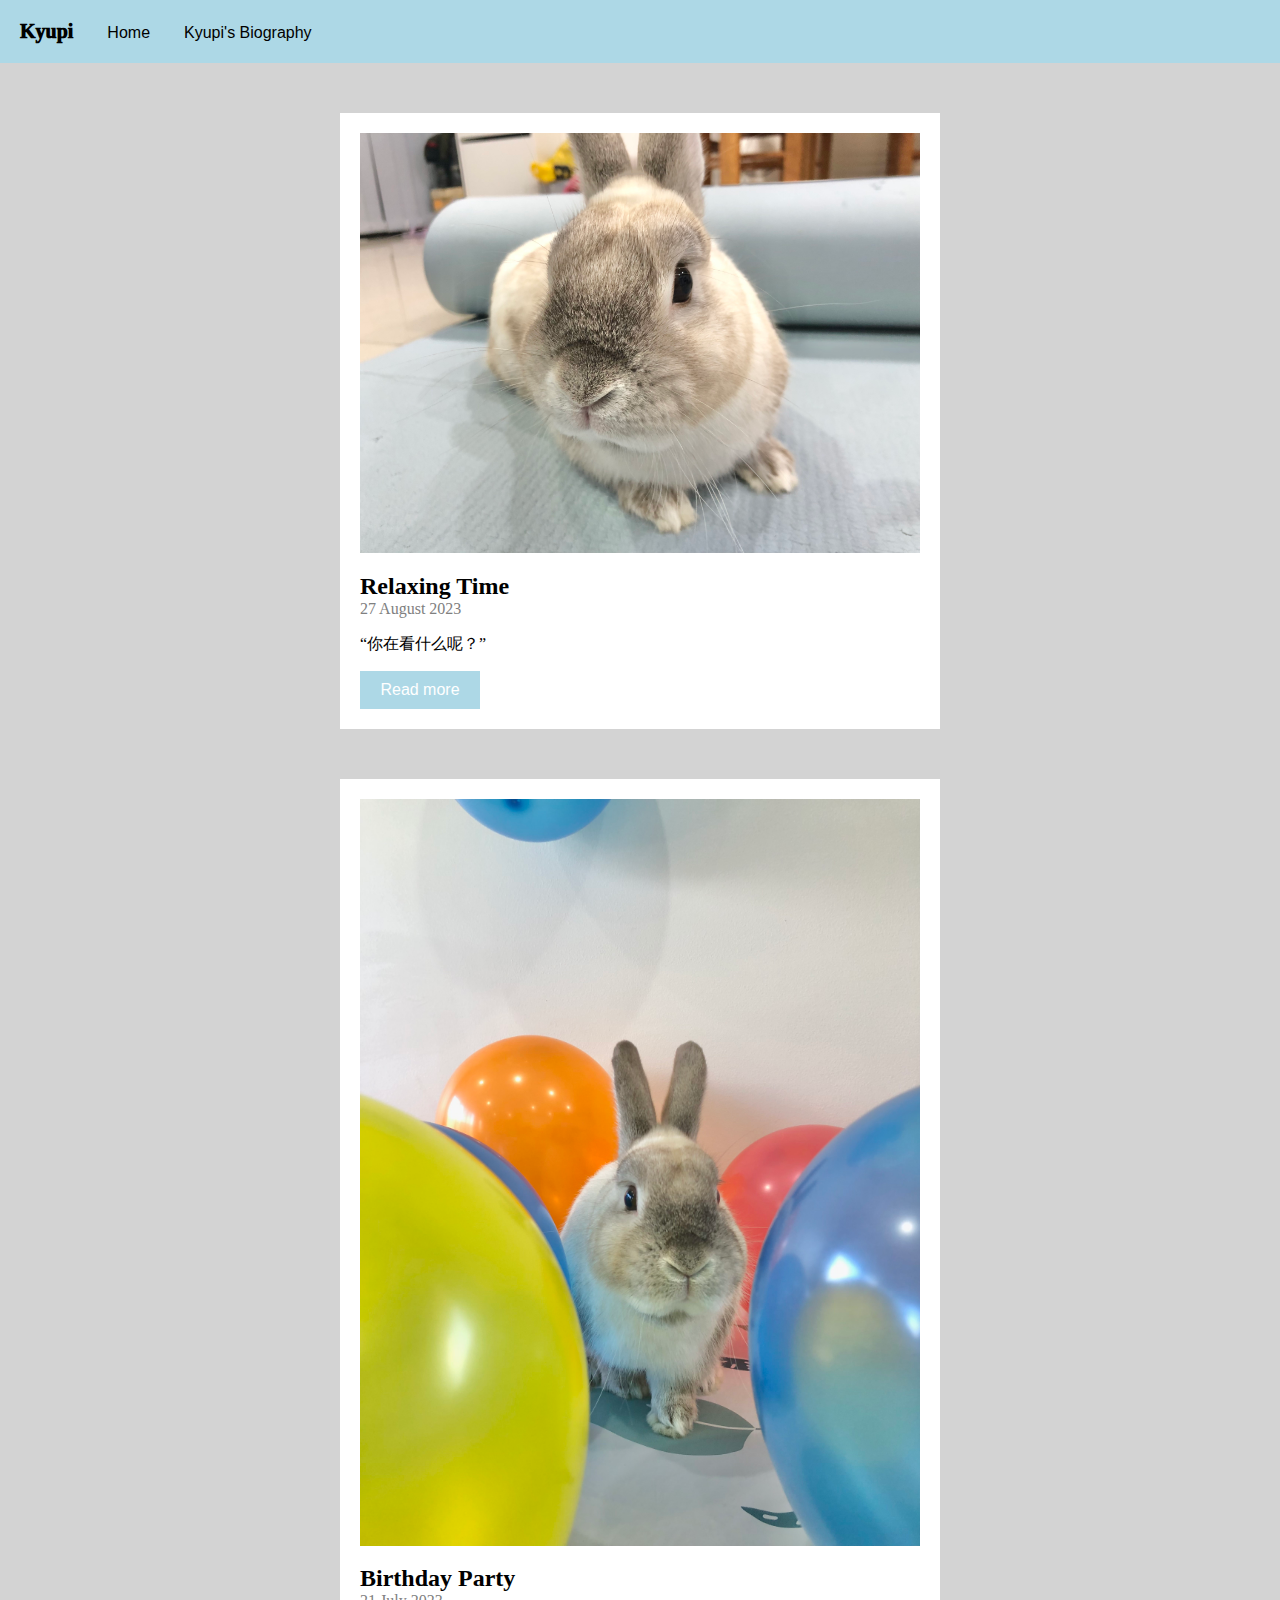
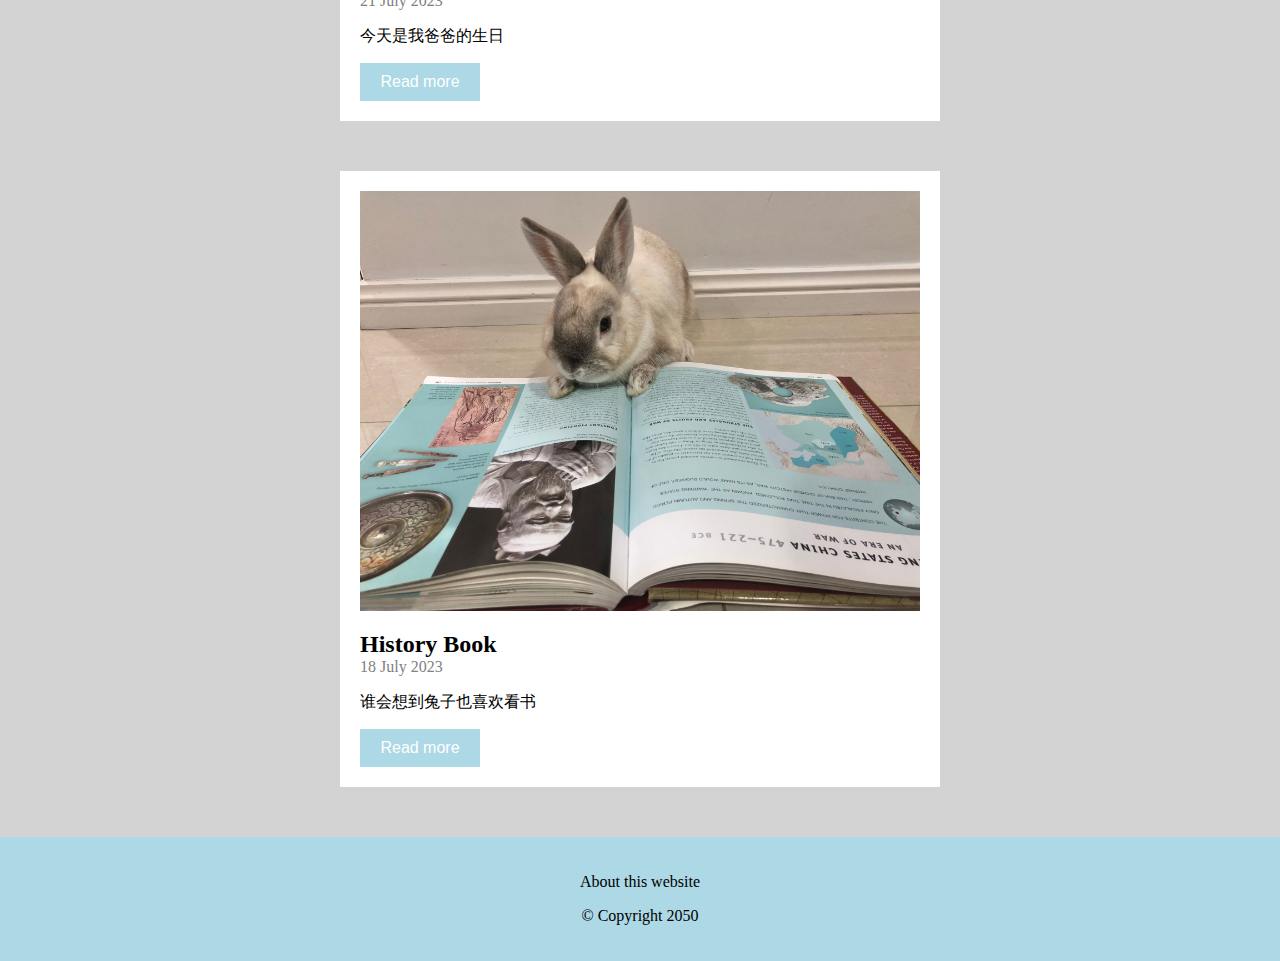
<file: index.html>
<html>
    <head>
        <title>My Rabbit</title>
        <link href="index.css" rel="stylesheet">
    </head>

    <body>
        <header class="header">
            <a id="logo" href="index.html">Kyupi</a>
            <a class="nav" class="homepage" href="index.html">Home</a>
            <a class="nav" class="biography" href="biography.html">Kyupi's Biography</a>

        </header>
        
        <div class="main">
            <div class="box">
                <img class="image" src="./resources/kyupi1.jpg" id="img1">
                <h2 class="event">Relaxing Time</h2>
                <p class="date">27 August 2023</p>
                <p>“你在看什么呢？”</p>
                <a class="button" href="#">Read more</a>
            </div>

            <div class="box">
                <img class="image" src="./resources/kyupi2.jpg" id="img2">
                <h2 class="event">Birthday Party</h2>
                <p class="date">21 July 2023</p>
                <p>今天是我爸爸的生日</p>
                <a class="button" href="#">Read more</a>
            </div>

            <div class="box">
                <img class="image" src="./resources/kyupi3.jpg" id="img3">
                <h2 class="event">History Book</h2>
                <p class="date">18 July 2023</p>
                <p>谁会想到兔子也喜欢看书</p>
                <a class="button" href="#">Read more</a>
            </div>
        </div>

        <footer>
            <p>About this website</p>
            <p>&copy; Copyright 2050</p>


        </footer>

    </body>




</html>
</file>
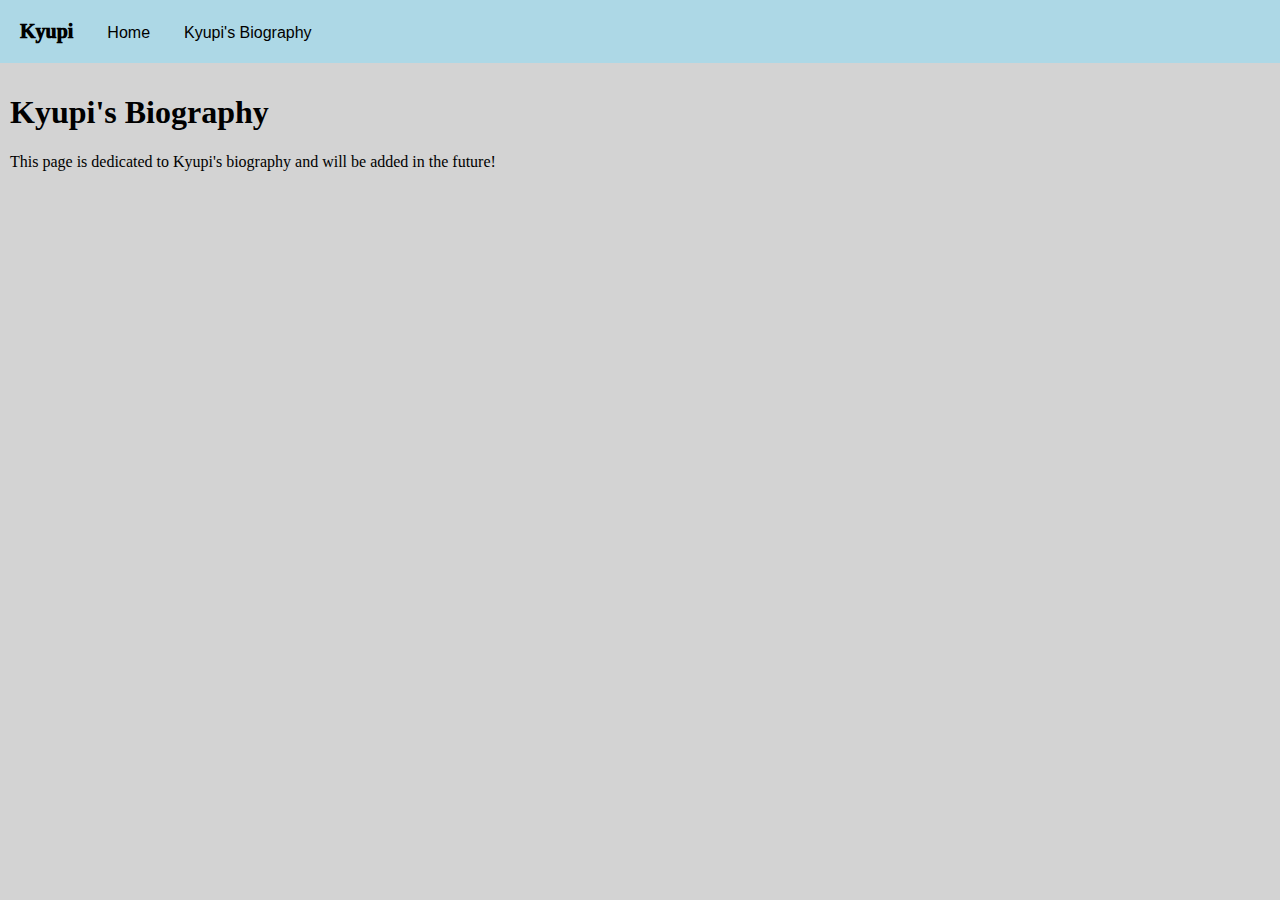
<file: biography.html>
<html>
    <head>
        <title>Kyupi's Biography</title>
        <link rel="stylesheet" href="biography.css">


    </head>

    <body>
        <header class="header">
            <a id="logo" href="">Kyupi</a>
            <a class="nav" class="homepage" href="index.html">Home</a>
            <a class="nav" class="biography" href="biography.html">Kyupi's Biography</a>

        </header>

        <div class="notice">
        <h1>Kyupi's Biography</h1>
        <p>This page is dedicated to Kyupi's biography and will be added in the future!</p>
        </div>


    </body>






</html>
</file>
<file: index.css>
html, body {
    background-color: lightgray;
    margin: 0;
    padding: 0;
}

.main {
    max-width: 700px;
    margin: auto;
}


.header {
    background-color: lightblue;
    padding: 5px;
}

.nav {
    color: black;
    padding: 15px;
    display: inline-block;
    text-decoration: none;
    font-family: Arial, Helvetica, sans-serif;

}

#logo {
    font-size: 20px;
    font-weight: 1000;
    color: black;
    padding: 15px;
    display: inline-block;
    text-decoration: none;


}



.box {
    background-color: white;
    padding: 20px;
    margin: 50px;
}

.button {
    color: white;
    background-color: lightblue;
    text-align: center;
    text-decoration: none;
    padding: 10px;
    font-family: Helvetica;
    display: inline-block;
    width: 100;
}

#img1, #img2, #img3 {
    margin: auto;
    width: 100%;
}

.event{
    padding-bottom: 0;
    margin-bottom: 0;
}


.date {
    margin-top: 0;
    padding-top: 0;
    text-align: top;
    color: grey;
}


footer{
    background-color: lightblue;
    padding: 20px;
    text-align: center;
}
</file>
<file: biography.css>
html, body {
    background-color: lightgray;
    margin: 0;
    padding: 0;
}

.main {
    max-width: 700px;
    margin: auto;
}

.notice {
    padding: 10px;
}


.header {
    background-color: lightblue;
    padding: 5px;
}

.nav {
    color: black;
    padding: 15px;
    display: inline-block;
    text-decoration: none;
    font-family: Arial, Helvetica, sans-serif;

}

#logo {
    font-size: 20px;
    font-weight: 1000;
    color: black;
    padding: 15px;
    display: inline-block;
    text-decoration: none;


}
</file>
